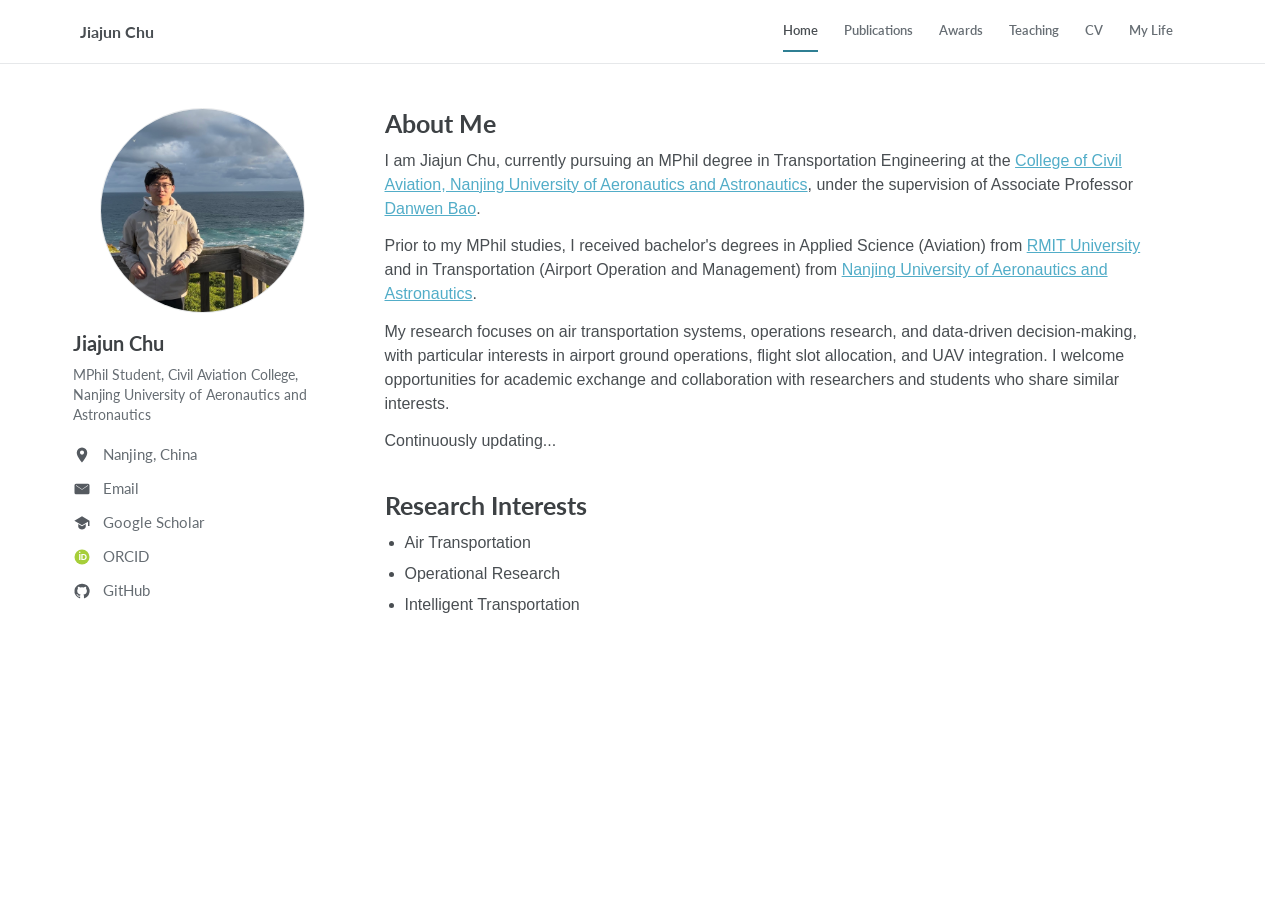
<file: index.html>
﻿<!doctype html>
<html lang="en">
<head>
  <meta charset="utf-8">
  <meta name="viewport" content="width=device-width, initial-scale=1">
  <title>Jiajun Chu | Academic Homepage</title>
  <meta name="description" content="Personal academic homepage for Jiajun Chu.">
  <link rel="icon" href="assets/img/site-logo.png" type="image/png">
  <link rel="stylesheet" href="assets/css/style.css">
</head>
<body>
  <header class="site-header">
    <a class="site-title" href="index.html">Jiajun Chu</a>
    <button class="nav-toggle" type="button" aria-expanded="false" aria-controls="site-nav" aria-label="Toggle navigation">
      <span></span>
      <span></span>
      <span></span>
    </button>
    <nav class="site-nav" id="site-nav" aria-label="Main navigation">
      <a class="active" href="index.html">Home</a>
      <a href="publications.html">Publications</a>
      <a href="research.html">Awards</a>
      <a href="teaching.html">Teaching</a>
      <a href="cv.html">CV</a>
      <a href="posts.html">My Life</a>
    </nav>  </header>

  <main class="page-shell">
    <aside class="profile-card" aria-label="Profile">
      <img class="profile-photo" src="assets/img/avatar.jpg" alt="Portrait of Jiajun Chu">
      <h1>Jiajun Chu</h1>
      <p class="profile-title">MPhil Student, Civil Aviation College,<br>Nanjing University of Aeronautics and Astronautics</p>
      <ul class="profile-links">
        <li><span class="profile-link"><img src="assets/img/icon-earth.svg" alt="" aria-hidden="true"><span>Nanjing, China</span></span></li>
        <li><a class="profile-link" href="mailto:harrychujiajun@gmail.com"><img src="assets/img/icon-email.svg" alt="" aria-hidden="true"><span>Email</span></a></li>
        <li><a class="profile-link" href="https://scholar.google.com/citations?user=JNU3ANsAAAAJ&amp;hl=en"><img src="assets/img/icon-scholar.svg" alt="" aria-hidden="true"><span>Google Scholar</span></a></li>
        <li><a class="profile-link" href="https://orcid.org/0009-0005-9483-2338"><img src="assets/img/icon-orcid.svg" alt="" aria-hidden="true"><span>ORCID</span></a></li>
        <li><a class="profile-link" href="https://github.com/HarryChoo" aria-label="GitHub profile"><img src="assets/img/icon-github.svg" alt="" aria-hidden="true"><span>GitHub</span></a></li>
      </ul>
    </aside>

    <section class="content">
      <section class="section-block">
        <h2>About Me</h2>
        <p>
          I am Jiajun Chu, currently pursuing an MPhil degree in Transportation Engineering at the <a class="about-link" href="https://cca.nuaa.edu.cn/">College of Civil Aviation, Nanjing University of Aeronautics and Astronautics</a>, under the supervision of Associate Professor <a class="about-link" href="https://cca.nuaa.edu.cn/2021/0910/c15644a261038/page.htm">Danwen Bao</a>.
        </p>
        <p>
          Prior to my MPhil studies, I received bachelor's degrees in Applied Science (Aviation) from <a class="about-link" href="https://www.rmit.edu.au/">RMIT University</a> and in Transportation (Airport Operation and Management) from <a class="about-link" href="https://en.nuaa.edu.cn/">Nanjing University of Aeronautics and Astronautics</a>.
        </p>
        <p>
          My research focuses on air transportation systems, operations research, and data-driven decision-making, with particular interests in airport ground operations, flight slot allocation, and UAV integration. I welcome opportunities for academic exchange and collaboration with researchers and students who share similar interests.
        </p>
        <p>Continuously updating...</p>
      </section>

      <section class="section-block">
        <h2>Research Interests</h2>
        <ul class="compact-list">
          <li>Air Transportation</li>
          <li>Operational Research</li>
          <li>Intelligent Transportation</li>
        </ul>
      </section>

    </section>
  </main>

  <script src="assets/js/main.js"></script>
</body>
</html>
</file>
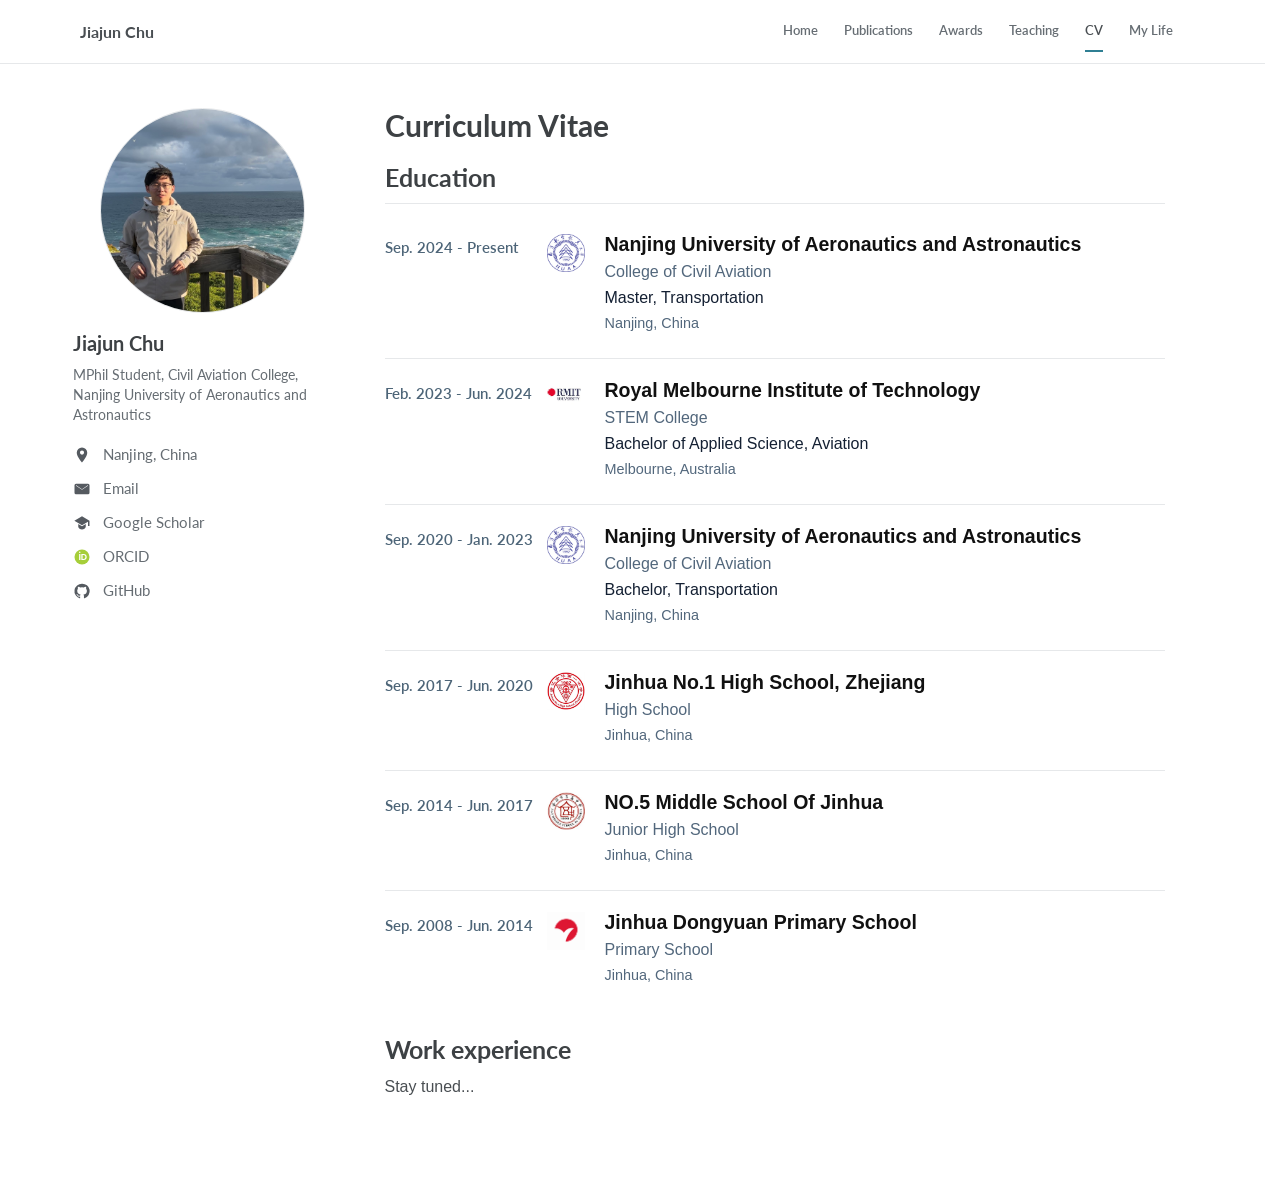
<file: cv.html>
﻿<!doctype html>
<html lang="en">
<head>
  <meta charset="utf-8">
  <meta name="viewport" content="width=device-width, initial-scale=1">
  <title>CV | Jiajun Chu</title>
  <meta name="description" content="Curriculum vitae for Jiajun Chu.">
  <link rel="icon" href="assets/img/site-logo.png" type="image/png">
  <link rel="stylesheet" href="assets/css/style.css">
</head>
<body>
  <header class="site-header">
    <a class="site-title" href="index.html">Jiajun Chu</a>
    <button class="nav-toggle" type="button" aria-expanded="false" aria-controls="site-nav" aria-label="Toggle navigation"><span></span><span></span><span></span></button>
    <nav class="site-nav" id="site-nav" aria-label="Main navigation">
      <a href="index.html">Home</a>
      <a href="publications.html">Publications</a>
      <a href="research.html">Awards</a>
      <a href="teaching.html">Teaching</a>
      <a class="active" href="cv.html">CV</a>
      <a href="posts.html">My Life</a>
    </nav>  </header>

  <main class="page-shell">
    <aside class="profile-card" aria-label="Profile">
      <img class="profile-photo" src="assets/img/avatar.jpg" alt="Portrait of Jiajun Chu">
      <h1>Jiajun Chu</h1>
      <p class="profile-title">MPhil Student, Civil Aviation College,<br>Nanjing University of Aeronautics and Astronautics</p>
      <ul class="profile-links">
        <li><span class="profile-link"><img src="assets/img/icon-earth.svg" alt="" aria-hidden="true"><span>Nanjing, China</span></span></li>
        <li><a class="profile-link" href="mailto:harrychujiajun@gmail.com"><img src="assets/img/icon-email.svg" alt="" aria-hidden="true"><span>Email</span></a></li>
        <li><a class="profile-link" href="https://scholar.google.com/citations?user=JNU3ANsAAAAJ&amp;hl=en"><img src="assets/img/icon-scholar.svg" alt="" aria-hidden="true"><span>Google Scholar</span></a></li>
        <li><a class="profile-link" href="https://orcid.org/0009-0005-9483-2338"><img src="assets/img/icon-orcid.svg" alt="" aria-hidden="true"><span>ORCID</span></a></li>
        <li><a class="profile-link" href="https://github.com/HarryChoo"><img src="assets/img/icon-github.svg" alt="" aria-hidden="true"><span>GitHub</span></a></li>
      </ul>
    </aside>

    <section class="content">
      <div class="page-heading cv-heading">
        <h2>Curriculum Vitae</h2>
      </div>

      <section class="cv-plain-section education-section">
        <h3>Education</h3>
        <div class="education-list">
          <article class="education-item">
            <time>Sep. 2024 - Present</time>
            <div class="education-logo"><img src="assets/img/logo-nuaa.png" alt="" aria-hidden="true"></div>
            <div class="education-detail">
              <h4>Nanjing University of Aeronautics and Astronautics</h4>
              <p>College of Civil Aviation</p>
              <p>Master, Transportation</p>
              <p class="education-location">Nanjing, China</p>
            </div>
          </article>
          <article class="education-item">
            <time>Feb. 2023 - Jun. 2024</time>
            <div class="education-logo education-logo-rmit"><img src="assets/img/logo-rmit-square.jpg" alt="" aria-hidden="true"></div>
            <div class="education-detail">
              <h4>Royal Melbourne Institute of Technology</h4>
              <p>STEM College</p>
              <p>Bachelor of Applied Science, Aviation</p>
              <p class="education-location">Melbourne, Australia</p>
            </div>
          </article>
          <article class="education-item">
            <time>Sep. 2020 - Jan. 2023</time>
            <div class="education-logo"><img src="assets/img/logo-nuaa.png" alt="" aria-hidden="true"></div>
            <div class="education-detail">
              <h4>Nanjing University of Aeronautics and Astronautics</h4>
              <p>College of Civil Aviation</p>
              <p>Bachelor, Transportation</p>
              <p class="education-location">Nanjing, China</p>
            </div>
          </article>
          <article class="education-item">
            <time>Sep. 2017 - Jun. 2020</time>
            <div class="education-logo"><img src="assets/img/logo-jinhua-no1.png" alt="" aria-hidden="true"></div>
            <div class="education-detail">
              <h4>Jinhua No.1 High School, Zhejiang</h4>
              <p>High School</p>
              <p class="education-location">Jinhua, China</p>
            </div>
          </article>
          <article class="education-item">
            <time>Sep. 2014 - Jun. 2017</time>
            <div class="education-logo"><img src="assets/img/logo-jinhua-no5.png" alt="" aria-hidden="true"></div>
            <div class="education-detail">
              <h4>NO.5 Middle School Of Jinhua</h4>
              <p>Junior High School</p>
              <p class="education-location">Jinhua, China</p>
            </div>
          </article>
          <article class="education-item">
            <time>Sep. 2008 - Jun. 2014</time>
            <div class="education-logo"><img src="assets/img/logo-dongyuan-primary.png" alt="" aria-hidden="true"></div>
            <div class="education-detail">
              <h4>Jinhua Dongyuan Primary School</h4>
              <p>Primary School</p>
              <p class="education-location">Jinhua, China</p>
            </div>
          </article>
        </div>
      </section>

      <section class="cv-plain-section">
        <h3>Work experience</h3>
        <p>Stay tuned...</p>
      </section>
    </section>
  </main>

  <script src="assets/js/main.js"></script>
</body>
</html>
</file>
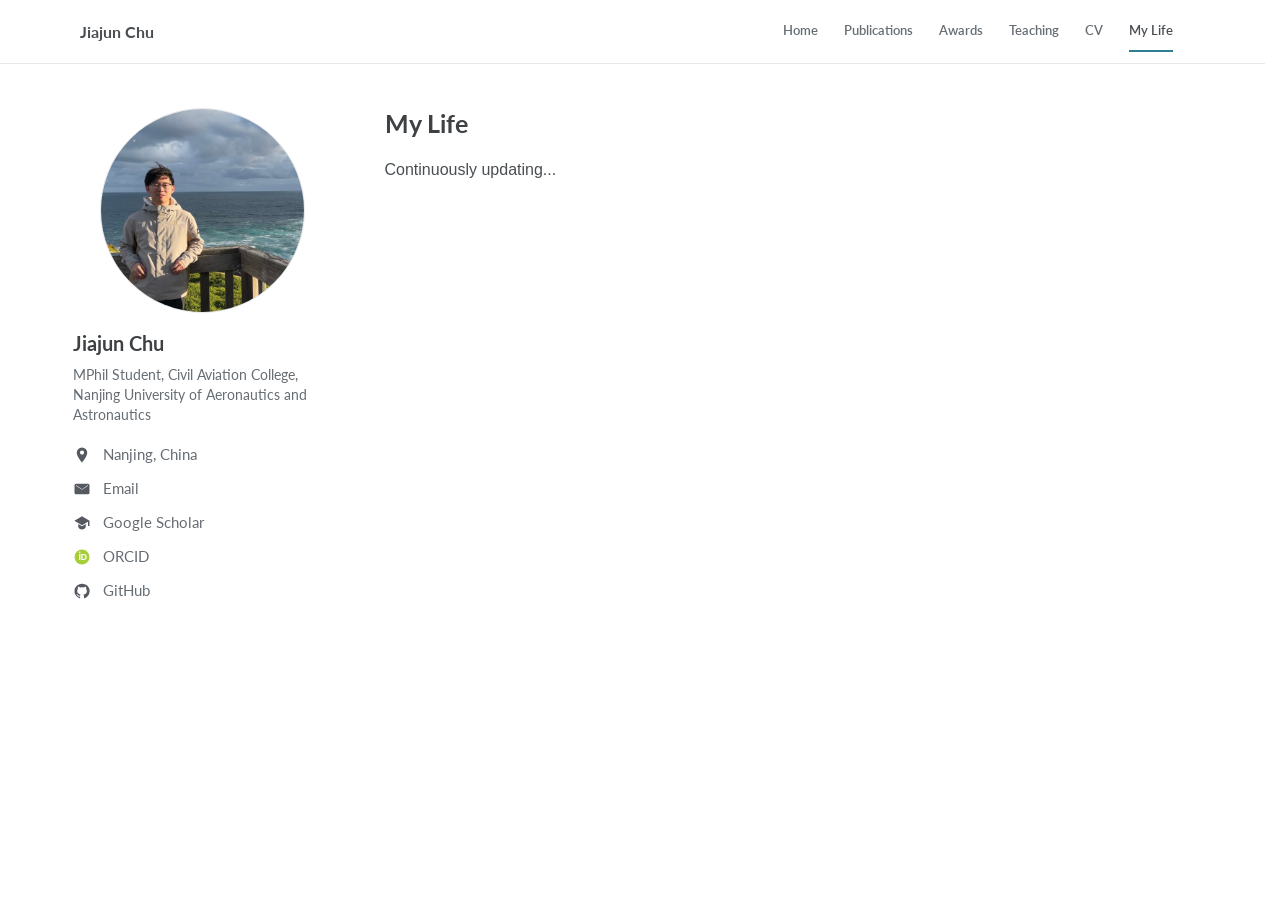
<file: posts.html>
﻿<!doctype html>
<html lang="en">
<head>
  <meta charset="utf-8">
  <meta name="viewport" content="width=device-width, initial-scale=1">
  <title>My Life | Jiajun Chu</title>
  <meta name="description" content="Life updates by Jiajun Chu.">
  <link rel="icon" href="assets/img/site-logo.png" type="image/png">
  <link rel="stylesheet" href="assets/css/style.css">
</head>
<body class="life-page">
  <header class="site-header">
    <a class="site-title" href="index.html">Jiajun Chu</a>
    <button class="nav-toggle" type="button" aria-expanded="false" aria-controls="site-nav" aria-label="Toggle navigation"><span></span><span></span><span></span></button>
    <nav class="site-nav" id="site-nav" aria-label="Main navigation">
      <a href="index.html">Home</a>
      <a href="publications.html">Publications</a>
      <a href="research.html">Awards</a>
      <a href="teaching.html">Teaching</a>
      <a href="cv.html">CV</a>
      <a class="active" href="posts.html">My Life</a>
    </nav>  </header>

  <main class="page-shell">
    <aside class="profile-card" aria-label="Profile">
      <img class="profile-photo" src="assets/img/avatar.jpg" alt="Portrait of Jiajun Chu">
      <h1>Jiajun Chu</h1>
      <p class="profile-title">MPhil Student, Civil Aviation College,<br>Nanjing University of Aeronautics and Astronautics</p>
      <ul class="profile-links">
        <li><span class="profile-link"><img src="assets/img/icon-earth.svg" alt="" aria-hidden="true"><span>Nanjing, China</span></span></li>
        <li><a class="profile-link" href="mailto:harrychujiajun@gmail.com"><img src="assets/img/icon-email.svg" alt="" aria-hidden="true"><span>Email</span></a></li>
        <li><a class="profile-link" href="https://scholar.google.com/citations?user=JNU3ANsAAAAJ&amp;hl=en"><img src="assets/img/icon-scholar.svg" alt="" aria-hidden="true"><span>Google Scholar</span></a></li>
        <li><a class="profile-link" href="https://orcid.org/0009-0005-9483-2338"><img src="assets/img/icon-orcid.svg" alt="" aria-hidden="true"><span>ORCID</span></a></li>
        <li><a class="profile-link" href="https://github.com/HarryChoo"><img src="assets/img/icon-github.svg" alt="" aria-hidden="true"><span>GitHub</span></a></li>
      </ul>
    </aside>

    <section class="content">
      <div class="page-heading">
        <h2>My Life</h2>
      </div>
      <p>Continuously updating...</p>
    </section>
  </main>

  <script src="assets/js/main.js"></script>
</body>
</html>
</file>
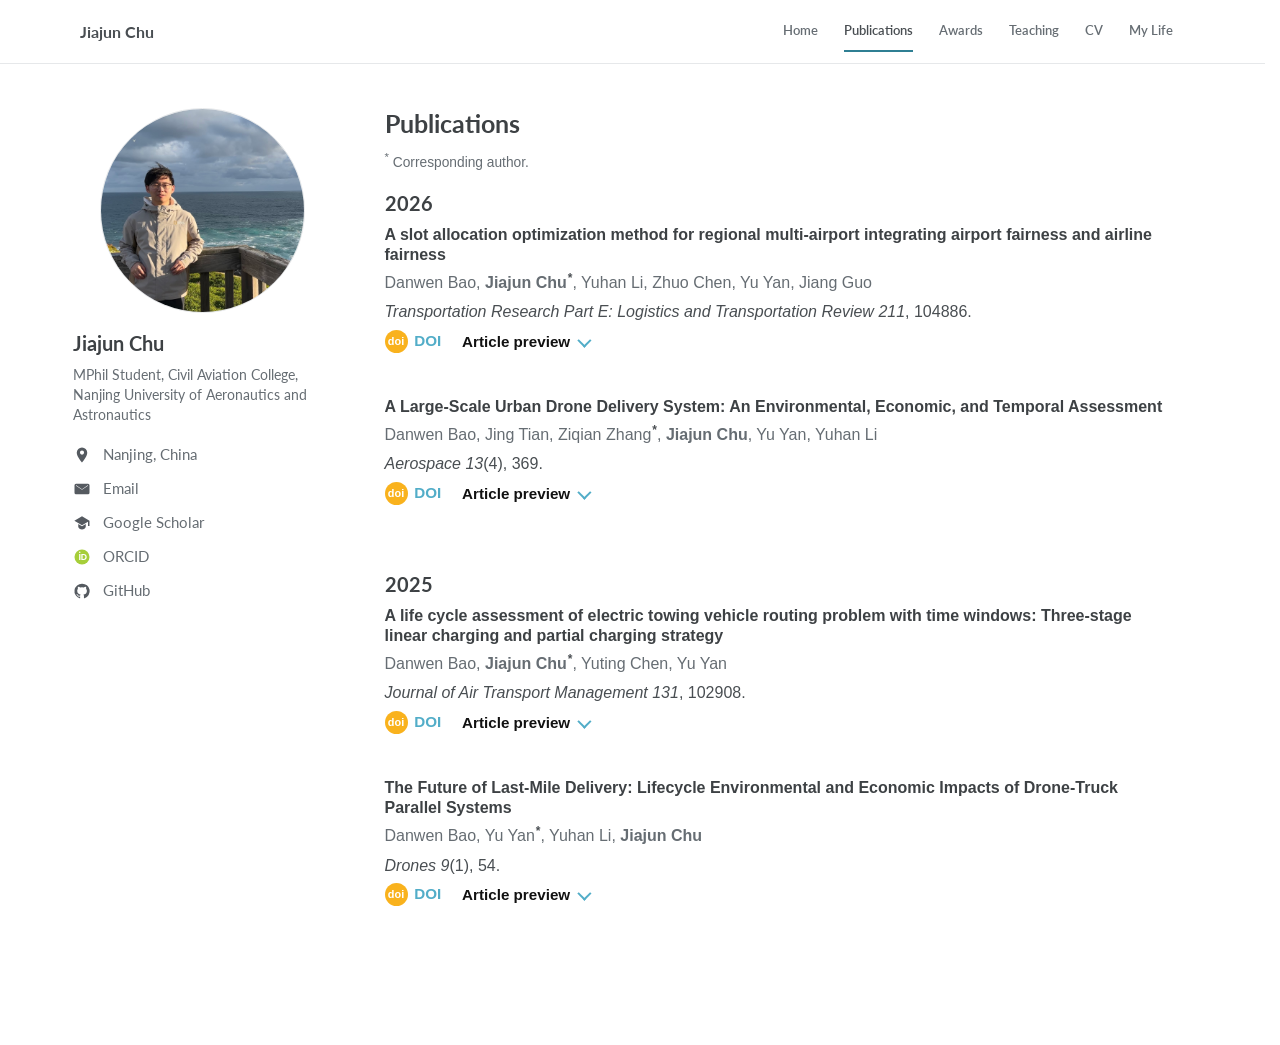
<file: publications.html>
﻿<!doctype html>
<html lang="en">
<head>
  <meta charset="utf-8">
  <meta name="viewport" content="width=device-width, initial-scale=1">
  <title>Publications | Jiajun Chu</title>
  <meta name="description" content="Publications by Jiajun Chu.">
  <link rel="icon" href="assets/img/site-logo.png" type="image/png">
  <link rel="stylesheet" href="assets/css/style.css">
</head>
<body>
  <header class="site-header">
    <a class="site-title" href="index.html">Jiajun Chu</a>
    <button class="nav-toggle" type="button" aria-expanded="false" aria-controls="site-nav" aria-label="Toggle navigation"><span></span><span></span><span></span></button>
    <nav class="site-nav" id="site-nav" aria-label="Main navigation">
      <a href="index.html">Home</a>
      <a class="active" href="publications.html">Publications</a>
      <a href="research.html">Awards</a>
      <a href="teaching.html">Teaching</a>
      <a href="cv.html">CV</a>
      <a href="posts.html">My Life</a>
    </nav>
  </header>

  <main class="page-shell">
    <aside class="profile-card" aria-label="Profile">
      <img class="profile-photo" src="assets/img/avatar.jpg" alt="Portrait of Jiajun Chu">
      <h1>Jiajun Chu</h1>
      <p class="profile-title">MPhil Student, Civil Aviation College,<br>Nanjing University of Aeronautics and Astronautics</p>
      <ul class="profile-links">
        <li><span class="profile-link"><img src="assets/img/icon-earth.svg" alt="" aria-hidden="true"><span>Nanjing, China</span></span></li>
        <li><a class="profile-link" href="mailto:harrychujiajun@gmail.com"><img src="assets/img/icon-email.svg" alt="" aria-hidden="true"><span>Email</span></a></li>
        <li><a class="profile-link" href="https://scholar.google.com/citations?user=JNU3ANsAAAAJ&amp;hl=en"><img src="assets/img/icon-scholar.svg" alt="" aria-hidden="true"><span>Google Scholar</span></a></li>
        <li><a class="profile-link" href="https://orcid.org/0009-0005-9483-2338"><img src="assets/img/icon-orcid.svg" alt="" aria-hidden="true"><span>ORCID</span></a></li>
        <li><a class="profile-link" href="https://github.com/HarryChoo"><img src="assets/img/icon-github.svg" alt="" aria-hidden="true"><span>GitHub</span></a></li>
      </ul>
    </aside>

    <section class="content">
      <div class="page-heading">
        <h2>Publications</h2>
        <p class="author-note"><sup>*</sup> Corresponding author.</p>
      </div>

      <section class="year-block">
        <h3>2026</h3>
        <article class="publication">
          <h4>A slot allocation optimization method for regional multi-airport integrating airport fairness and airline fairness</h4>
          <p class="authors">Danwen Bao, <strong>Jiajun Chu<sup class="corresponding-symbol">*</sup></strong>, Yuhan Li, Zhuo Chen, Yu Yan, Jiang Guo</p>
          <p class="venue"><em>Transportation Research Part E: Logistics and Transportation Review</em> <em>211</em>, 104886.</p>
          <div class="publication-actions">
            <a class="doi-link" href="https://doi.org/10.1016/j.tre.2026.104886"><span class="doi-badge" aria-hidden="true"></span><span>DOI</span></a>
            <details class="article-preview">
              <summary>Article preview</summary>
              <div class="abstract-panel">
                <span class="abstract-tab">Abstract</span>
                <p>Slot allocation in Multi-Airport Systems (MAS) is traditionally viewed as a two-dimensional trade-off between operational efficiency and inter-airline fairness. This perspective, however, is inadequate for managing complex regional airport networks, often leading to structural imbalances where core hubs are overburdened while regional airports remain underutilized. This paper introduces a critical third dimension: strategic airport fairness. An innovative tri-objective integer programming model is proposed, incorporating the strategic fairness among heterogeneous airports as an objective alongside minimizing total displacement and maximizing airline fairness. The framework is defined through two novel metrics: airline tolerance to capture micro-level flight satisfaction, and airport heterogeneity weights to quantify macro-level strategic priorities. Additionally, a base airline priority factor is introduced to address the influence of airline dominance. A customized bi-iterative ε-constraint algorithm is designed to generate the Pareto optimal frontier and identify the balanced solution. Through a case study on China’s Pearl River Delta airport system, results demonstrate that the proposed framework improves both airline and airport fairness with limited efficiency loss. Moreover, sensitivity analyses on airline tolerance and base airline priority provide operational guidelines, and adjusting airport heterogeneity weights can significantly mitigate congestion at hubs to foster balanced regional development. This work provides a novel decision-making framework and practical policy insights for achieving more sustainable and collaborative air traffic management in multi-airport regions.</p>
              </div>
            </details>
          </div>
        </article>
        <article class="publication">
          <h4>A Large-Scale Urban Drone Delivery System: An Environmental, Economic, and Temporal Assessment</h4>
          <p class="authors">Danwen Bao, Jing Tian, Ziqian Zhang<sup class="corresponding-symbol">*</sup>, <strong>Jiajun Chu</strong>, Yu Yan, Yuhan Li</p>
          <p class="venue"><em>Aerospace</em> <em>13</em>(4), 369.</p>
          <div class="publication-actions">
            <a class="doi-link" href="https://doi.org/10.3390/aerospace13040369"><span class="doi-badge" aria-hidden="true"></span><span>DOI</span></a>
            <details class="article-preview">
              <summary>Article preview</summary>
              <div class="abstract-panel">
                <span class="abstract-tab">Abstract</span>
                <p>Drone logistics is emerging as a key trend in future delivery systems due to its efficiency. However, current benefit assessments are often one-dimensional, focusing on single-node modes and overlooking load variations and charging processes in continuous multi-node delivery. To address this gap, this paper develops an integrated assessment framework across three dimensions: environment, economy, and time. Based on lifecycle emissions and total cost of ownership, a structured time-performance indicator, time value, is introduced. By incorporating an energy consumption model that accounts for dynamic loads and a charging model that considers charging behavior, an improved genetic algorithm is designed to optimize large-scale urban drone dispatch. Furthermore, a comparative sensitivity analysis with electric trucks quantifies the effects of market demand, charging strategy and technological progress. Results show that, under the modeled scenarios and parameter assumptions, electric trucks remain preferable in the short term, while drones demonstrate stronger long-term potential. Enterprises should align drone and truck deployment with demand and manage charging dynamically, while governments should combine initial subsidies with long-term guidance and systemic support to enable large-scale drone logistics adoption.</p>
              </div>
            </details>
          </div>
        </article>
      </section>

      <section class="year-block">
        <h3>2025</h3>
        <article class="publication">
          <h4>A life cycle assessment of electric towing vehicle routing problem with time windows: Three-stage linear charging and partial charging strategy</h4>
          <p class="authors">Danwen Bao, <strong>Jiajun Chu<sup class="corresponding-symbol">*</sup></strong>, Yuting Chen, Yu Yan</p>
          <p class="venue"><em>Journal of Air Transport Management</em> <em>131</em>, 102908.</p>
          <div class="publication-actions">
            <a class="doi-link" href="https://doi.org/10.1016/j.jairtraman.2025.102908"><span class="doi-badge" aria-hidden="true"></span><span>DOI</span></a>
            <details class="article-preview">
              <summary>Article preview</summary>
              <div class="abstract-panel">
                <span class="abstract-tab">Abstract</span>
                <p>With the increasing demand for air travel, replacing fuel-powered towing vehicles (FTVs) with electric towing vehicles (ETVs) is a proven strategy for reducing airport ground service costs. The effective deployment and operation of these ETV fleets heavily rely on sophisticated optimization models to manage their daily scheduling and charging. However, previous optimization models often overlook comprehensive life cycle assessment (LCA) and employ simplified charging assumptions, limiting their accuracy and practical applicability. This study addresses these gaps by introducing an innovative Electric Towing Vehicle Routing Problem with Time Windows considering Life Cycle (ETVRPTW-LC) model, categorizing life cycle costs into fixed, operational, and environmental costs. Furthermore, integrating a three-stage linear charging and partial charging strategy enhances model fidelity by more accurately simulating the non-linear and operational realities of ETV recharging compared to traditional linear or full-charge approaches. The Adaptive Large Neighbourhood Search (ALNS) algorithm and Simulated Annealing (SA) algorithm are applied to address local optimality. Numerical experiments, using data from Nanjing Lukou International Airport across three scenarios, demonstrate key findings: (1) ETVs achieve a 5%-10% cost advantage over FTVs when considering life cycle costs. (2) ETV costs are concentrated in pre-operation and post-operation phases, while fuel-powered costs dominate the operational phase. Additionally, sensitivity analysis evaluates the impact of key operational parameters on life cycle costs. The results provide airport managers with optimized strategies for towing operations for cost efficiency and airport decarbonization.</p>
              </div>
            </details>
          </div>
        </article>
        <article class="publication">
          <h4>The Future of Last-Mile Delivery: Lifecycle Environmental and Economic Impacts of Drone-Truck Parallel Systems</h4>
          <p class="authors">Danwen Bao, Yu Yan<sup class="corresponding-symbol">*</sup>, Yuhan Li, <strong>Jiajun Chu</strong></p>
          <p class="venue"><em>Drones</em> <em>9</em>(1), 54.</p>
          <div class="publication-actions">
            <a class="doi-link" href="https://doi.org/10.3390/drones9010054"><span class="doi-badge" aria-hidden="true"></span><span>DOI</span></a>
            <details class="article-preview">
              <summary>Article preview</summary>
              <div class="abstract-panel">
                <span class="abstract-tab">Abstract</span>
                <p>With rapid advancements in unmanned aerial vehicle (UAV) technology, its integration into logistics operations has emerged as a promising solution for improving efficiency and sustainability. Among the emerging solutions, a collaborative delivery model involving drones and trucks addresses last-mile delivery challenges by leveraging the complementary strengths of both modes of transport. However, evaluating the environmental and economic impacts of this transportation mode requires a systematic framework to capture its unique characteristics and minimize environmental impacts and costs. This paper investigates the Parallel Drone Scheduling Traveling Salesman Problem (PDSTSP) to evaluate the environmental and economic sustainability of a collaborative drone-truck delivery system. Specifically, a mathematical model for this delivery system is developed to optimize joint delivery operations. Environmental impacts are assessed using a comprehensive Life Cycle Assessment (LCA), including emissions and operational noise, while a Life Cycle Cost Analysis (LCCA) quantifies economic performance across five cost dimensions. Sensitivity analysis explores factors such as delivery density, traffic congestion, and wind conditions. Results show that, compared to the electric vehicle fleet, the proposed model achieves an approximate 20% reduction in carbon emissions, while delivering a 20-30% cost reduction relative to the fuel truck fleet. Drones&apos; efficiency in short-distance deliveries alleviates trucks&apos; load, cutting environmental and operational costs. This study offers practical insights and recommendations for implementing drone-truck parallel delivery systems, particularly in high-demand density areas.</p>
              </div>
            </details>
          </div>
        </article>
      </section>
    </section>
  </main>

  <script src="assets/js/main.js"></script>
</body>
</html>
</file>
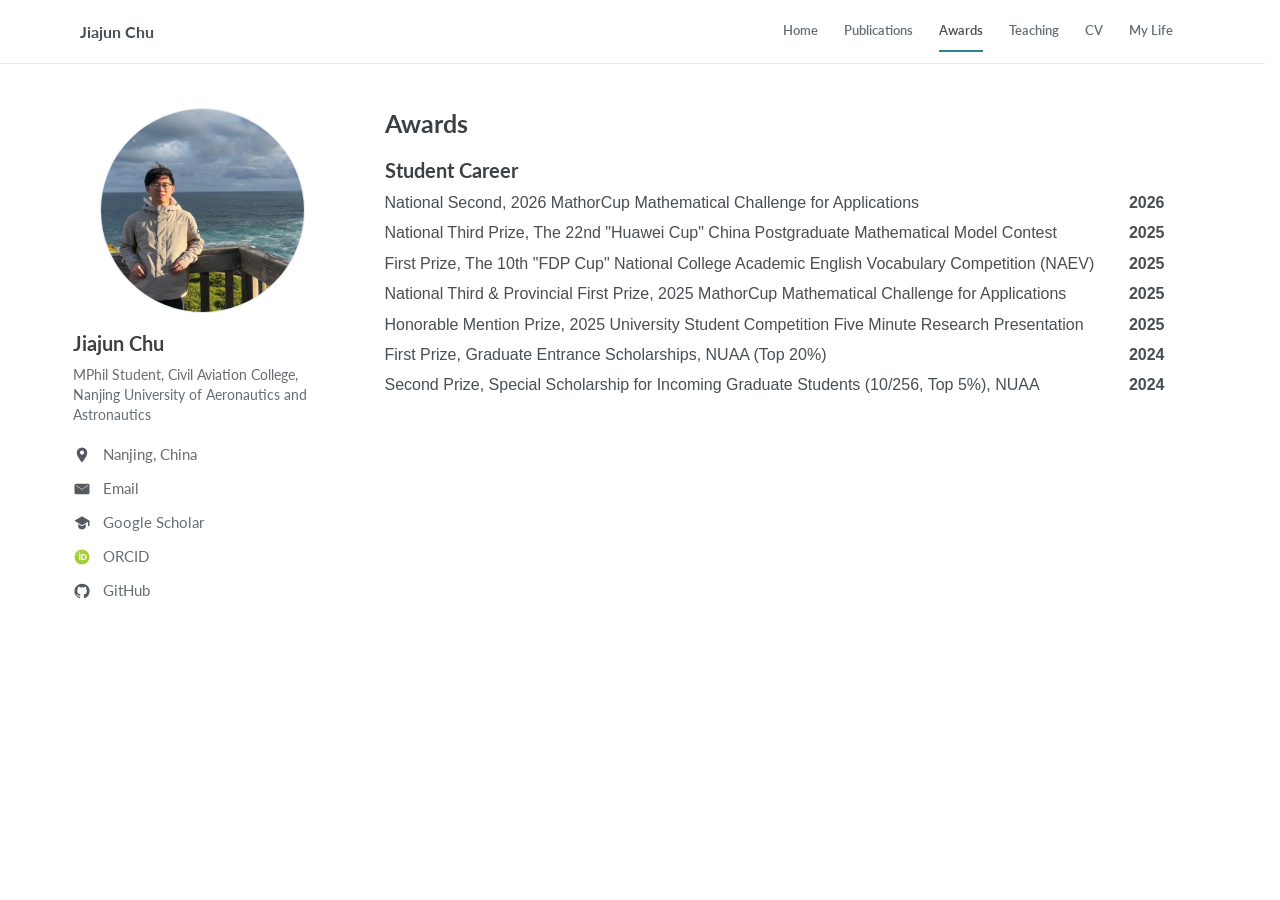
<file: research.html>
﻿<!doctype html>
<html lang="en">
<head>
  <meta charset="utf-8">
  <meta name="viewport" content="width=device-width, initial-scale=1">
  <title>Awards | Jiajun Chu</title>
  <meta name="description" content="Awards and honors received by Jiajun Chu.">
  <link rel="icon" href="assets/img/site-logo.png" type="image/png">
  <link rel="stylesheet" href="assets/css/style.css">
</head>
<body class="awards-page">
  <header class="site-header">
    <a class="site-title" href="index.html">Jiajun Chu</a>
    <button class="nav-toggle" type="button" aria-expanded="false" aria-controls="site-nav" aria-label="Toggle navigation"><span></span><span></span><span></span></button>
    <nav class="site-nav" id="site-nav" aria-label="Main navigation">
      <a href="index.html">Home</a>
      <a href="publications.html">Publications</a>
      <a class="active" href="research.html">Awards</a>
      <a href="teaching.html">Teaching</a>
      <a href="cv.html">CV</a>
      <a href="posts.html">My Life</a>
    </nav>  </header>

  <main class="page-shell">
    <aside class="profile-card" aria-label="Profile">
      <img class="profile-photo" src="assets/img/avatar.jpg" alt="Portrait of Jiajun Chu">
      <h1>Jiajun Chu</h1>
      <p class="profile-title">MPhil Student, Civil Aviation College,<br>Nanjing University of Aeronautics and Astronautics</p>
      <ul class="profile-links">
        <li><span class="profile-link"><img src="assets/img/icon-earth.svg" alt="" aria-hidden="true"><span>Nanjing, China</span></span></li>
        <li><a class="profile-link" href="mailto:harrychujiajun@gmail.com"><img src="assets/img/icon-email.svg" alt="" aria-hidden="true"><span>Email</span></a></li>
        <li><a class="profile-link" href="https://scholar.google.com/citations?user=JNU3ANsAAAAJ&amp;hl=en"><img src="assets/img/icon-scholar.svg" alt="" aria-hidden="true"><span>Google Scholar</span></a></li>
        <li><a class="profile-link" href="https://orcid.org/0009-0005-9483-2338"><img src="assets/img/icon-orcid.svg" alt="" aria-hidden="true"><span>ORCID</span></a></li>
        <li><a class="profile-link" href="https://github.com/HarryChoo"><img src="assets/img/icon-github.svg" alt="" aria-hidden="true"><span>GitHub</span></a></li>
      </ul>
    </aside>

    <section class="content">
      <div class="page-heading">
        <h2>Awards</h2>
      </div>

      <section class="award-section">
        <h3>Student Career</h3>
        <div class="award-list">
          <article class="award-item">
            <p>National Second, 2026 MathorCup Mathematical Challenge for Applications</p>
            <span>2026</span>
          </article>
          <article class="award-item">
            <p>National Third Prize, The 22nd &quot;Huawei Cup&quot; China Postgraduate Mathematical Model Contest</p>
            <span>2025</span>
          </article>
          <article class="award-item">
            <p>First Prize, The 10th &quot;FDP Cup&quot; National College Academic English Vocabulary Competition (NAEV)</p>
            <span>2025</span>
          </article>
          <article class="award-item">
            <p>National Third &amp; Provincial First Prize, 2025 MathorCup Mathematical Challenge for Applications</p>
            <span>2025</span>
          </article>
          <article class="award-item">
            <p>Honorable Mention Prize, 2025 University Student Competition Five Minute Research Presentation</p>
            <span>2025</span>
          </article>
          <article class="award-item">
            <p>First Prize, Graduate Entrance Scholarships, NUAA (Top 20%)</p>
            <span>2024</span>
          </article>
          <article class="award-item">
            <p>Second Prize, Special Scholarship for Incoming Graduate Students (10/256, Top 5%), NUAA</p>
            <span>2024</span>
          </article>
        </div>
      </section>

      <article class="project">
        <h3>Air Transportation</h3>
        <p>
          Studying operational problems in air transportation systems, with attention to airport capacity, slot allocation, airline operations, and regional multi-airport coordination.
        </p>
      </article>

      <article class="project">
        <h3>Operational Research</h3>
        <p>
          Applying optimization, mathematical programming, and decision analysis to transportation planning and resource allocation problems.
        </p>
      </article>

      <article class="project">
        <h3>Intelligent Transportation</h3>
        <p>
          Exploring data-driven and intelligent methods for improving transportation system efficiency, sustainability, and operational resilience.
        </p>
      </article>
    </section>
  </main>

  <script src="assets/js/main.js"></script>
</body>
</html>
</file>
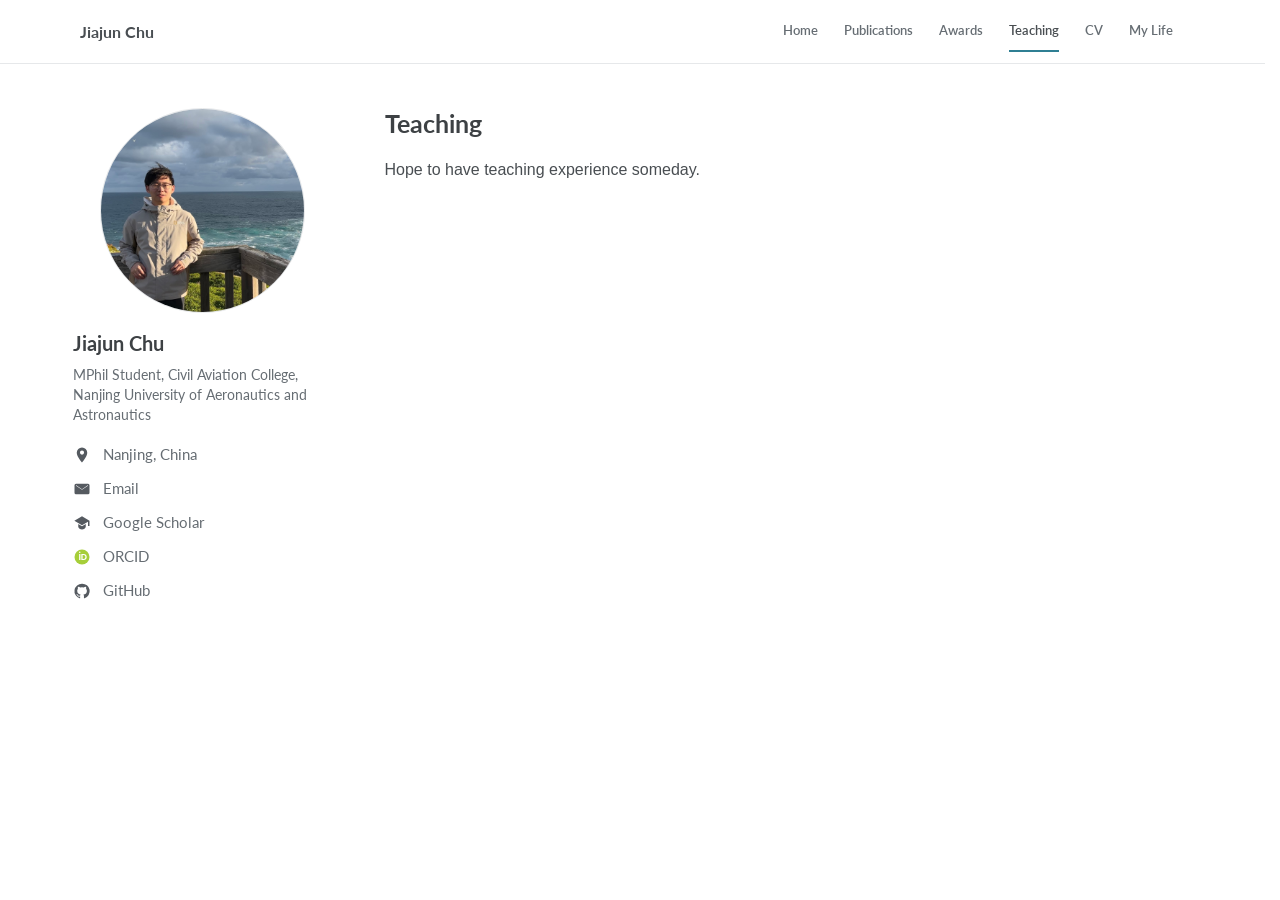
<file: teaching.html>
﻿<!doctype html>
<html lang="en">
<head>
  <meta charset="utf-8">
  <meta name="viewport" content="width=device-width, initial-scale=1">
  <title>Teaching | Jiajun Chu</title>
  <meta name="description" content="Teaching by Jiajun Chu.">
  <link rel="icon" href="assets/img/site-logo.png" type="image/png">
  <link rel="stylesheet" href="assets/css/style.css">
</head>
<body class="teaching-page">
  <header class="site-header">
    <a class="site-title" href="index.html">Jiajun Chu</a>
    <button class="nav-toggle" type="button" aria-expanded="false" aria-controls="site-nav" aria-label="Toggle navigation"><span></span><span></span><span></span></button>
    <nav class="site-nav" id="site-nav" aria-label="Main navigation">
      <a href="index.html">Home</a>
      <a href="publications.html">Publications</a>
      <a href="research.html">Awards</a>
      <a class="active" href="teaching.html">Teaching</a>
      <a href="cv.html">CV</a>
      <a href="posts.html">My Life</a>
    </nav>  </header>

  <main class="page-shell">
    <aside class="profile-card" aria-label="Profile">
      <img class="profile-photo" src="assets/img/avatar.jpg" alt="Portrait of Jiajun Chu">
      <h1>Jiajun Chu</h1>
      <p class="profile-title">MPhil Student, Civil Aviation College,<br>Nanjing University of Aeronautics and Astronautics</p>
      <ul class="profile-links">
        <li><span class="profile-link"><img src="assets/img/icon-earth.svg" alt="" aria-hidden="true"><span>Nanjing, China</span></span></li>
        <li><a class="profile-link" href="mailto:harrychujiajun@gmail.com"><img src="assets/img/icon-email.svg" alt="" aria-hidden="true"><span>Email</span></a></li>
        <li><a class="profile-link" href="https://scholar.google.com/citations?user=JNU3ANsAAAAJ&amp;hl=en"><img src="assets/img/icon-scholar.svg" alt="" aria-hidden="true"><span>Google Scholar</span></a></li>
        <li><a class="profile-link" href="https://orcid.org/0009-0005-9483-2338"><img src="assets/img/icon-orcid.svg" alt="" aria-hidden="true"><span>ORCID</span></a></li>
        <li><a class="profile-link" href="https://github.com/HarryChoo"><img src="assets/img/icon-github.svg" alt="" aria-hidden="true"><span>GitHub</span></a></li>
      </ul>
    </aside>

    <section class="content">
      <div class="page-heading">
        <h2>Teaching</h2>
      </div>

      <p>Hope to have teaching experience someday.</p>
    </section>
  </main>

  <script src="assets/js/main.js"></script>
</body>
</html>
</file>
<file: assets/css/style.css>
@import url("https://fonts.googleapis.com/css2?family=Lato:wght@400;700;900&display=swap");

:root {
  --bg: #ffffff;
  --surface: #f2f3f3;
  --ink: #494e52;
  --heading: #3d4144;
  --muted: #666d73;
  --line: #e6e8ea;
  --accent: #2f7f93;
  --accent-dark: #236b7d;
  --link: #52adc8;
  --visited: #4a88a0;
  --max-width: 1120px;
  --sidebar: 260px;
  --header-height: 64px;
  --page-top-gap: 44px;
  --original-font: -apple-system, BlinkMacSystemFont, "Roboto", "Helvetica Neue", Arial, sans-serif;
}

* {
  box-sizing: border-box;
}

html {
  font-size: 16px;
  overflow-y: scroll;
  scrollbar-gutter: stable;
  interpolate-size: allow-keywords;
}

body {
  margin: 0;
  background: var(--bg);
  color: var(--ink);
  font-family: "Lato", var(--original-font);
  font-size: 1rem;
  line-height: 1.5;
  -webkit-font-smoothing: antialiased;
  text-rendering: optimizeLegibility;
}

a {
  color: var(--link);
  text-decoration: none;
}

a:visited {
  color: var(--visited);
}

a:hover,
a:focus {
  color: var(--accent-dark);
  text-decoration: underline;
}

.about-link,
.about-link:visited,
.about-link:hover,
.about-link:focus {
  color: var(--link);
  text-decoration: underline;
}

.site-header {
  position: sticky;
  top: 0;
  z-index: 10;
  display: flex;
  align-items: center;
  justify-content: space-between;
  min-height: var(--header-height);
  padding: 0 max(24px, calc((100vw - var(--max-width)) / 2));
  border-bottom: 1px solid var(--line);
  background: rgba(255, 255, 255, 0.96);
  backdrop-filter: blur(8px);
}

.site-title {
  color: var(--ink);
  font-size: 1rem;
  font-weight: 700;
  letter-spacing: 0;
}

.site-title:visited {
  color: var(--ink);
}

.site-nav {
  display: flex;
  gap: 2px;
  align-items: center;
  margin-left: auto;
}

.site-nav a {
  position: relative;
  display: inline-flex;
  align-items: center;
  min-height: 40px;
  padding: 0 12px;
  border-bottom: 2px solid transparent;
  color: var(--muted);
  font-size: 0.84rem;
  font-weight: 600;
  transition: color 220ms ease;
}

.site-nav a::after {
  content: "";
  position: absolute;
  right: 12px;
  bottom: -2px;
  left: 12px;
  height: 2px;
  background: var(--accent);
  transform: scaleX(0);
  transform-origin: center;
  transition: transform 260ms ease, background-color 260ms ease;
}

.site-nav a:hover,
.site-nav a:focus,
.site-nav a.active {
  color: var(--ink);
  text-decoration: none;
}

.site-nav a:hover::after,
.site-nav a:focus::after,
.site-nav a.active::after {
  transform: scaleX(1);
}

.nav-toggle {
  display: none;
  width: 42px;
  height: 42px;
  border: 1px solid var(--line);
  border-radius: 6px;
  background: #ffffff;
  cursor: pointer;
}

.nav-toggle span {
  display: block;
  width: 18px;
  height: 2px;
  margin: 4px auto;
  background: var(--ink);
}

.page-shell {
  display: grid;
  grid-template-columns: var(--sidebar) minmax(0, 1fr);
  gap: 52px;
  width: min(var(--max-width), calc(100% - 48px));
  margin: var(--page-top-gap) auto 72px;
}

.section-block p,
.compact-list,
.author-note,
.publication,
.award-list,
.teaching-page .content > p,
.education-detail,
.cv-plain-section > p,
.life-page .content > p {
  font-family: var(--original-font);
}

.profile-card {
  align-self: start;
  position: sticky;
  top: calc(var(--header-height) + var(--page-top-gap));
  color: var(--muted);
  font-size: 0.86rem;
  line-height: 1.45;
}

.profile-photo {
  display: block;
  width: 205px;
  height: 205px;
  max-width: 100%;
  margin: 0 auto 18px;
  border-radius: 50%;
  border: 1px solid var(--line);
  background: var(--surface);
  object-fit: cover;
}

.profile-card h1 {
  margin: 0 0 10px;
  color: var(--heading);
  font-size: 1.25rem;
  font-weight: 700;
  line-height: 1.2;
}

.profile-title,
.profile-bio {
  margin: 0 0 14px;
}

.profile-links {
  display: grid;
  gap: 8px;
  margin: 18px 0 0;
  padding: 0;
  list-style: none;
}

.profile-link {
  display: inline-flex;
  align-items: center;
  gap: 12px;
  min-height: 24px;
  color: var(--muted);
  font-size: 0.94rem;
  font-weight: 400;
}

.profile-link:visited {
  color: var(--muted);
}

.profile-link:hover,
.profile-link:focus {
  color: var(--link);
  text-decoration: none;
}

.profile-link img {
  width: 18px;
  height: 18px;
  flex: 0 0 18px;
}

.content {
  min-width: 0;
  max-width: 780px;
  animation: content-fade-up 300ms ease-out both;
}

@keyframes content-fade-up {
  from {
    opacity: 0;
    transform: translateY(8px);
  }

  to {
    opacity: 1;
    transform: translateY(0);
  }
}

.section-block,
.year-block,
.cv-section {
  padding-bottom: 0.35rem;
  margin-bottom: 1.1rem;
  border-bottom: 0;
}

.section-block:last-child,
.year-block:last-child,
.cv-section:last-child {
  border-bottom: 0;
}

.page-heading {
  padding-bottom: 0;
  margin-bottom: 1.15rem;
  border-bottom: 0;
}

.page-heading-row {
  display: flex;
  gap: 20px;
  align-items: flex-start;
  justify-content: space-between;
}

h2,
h3,
h4 {
  color: var(--heading);
  line-height: 1.25;
}

h2 {
  margin: 0 0 0.38em;
  font-size: 1.56rem;
  font-weight: 700;
}

h3 {
  margin: 0 0 0.42em;
  font-size: 1.25rem;
  font-weight: 700;
}

h4 {
  margin: 0 0 0.28em;
  font-size: 1rem;
  font-weight: 700;
}

p {
  margin: 0 0 0.85em;
}

.compact-list {
  margin: 0 0 1.3em;
  padding-left: 20px;
}

.compact-list li {
  margin-bottom: 0.45em;
}

.news-list article,
.publication,
.project,
.post-preview {
  padding-bottom: 0.55rem;
  margin-bottom: 1.2rem;
  border-bottom: 0;
}

.news-list article:last-child,
.publication:last-child,
.project:last-child,
.post-preview:last-child {
  border-bottom: 0;
}

time,
.timeline-year {
  color: var(--muted);
  font-size: 0.82rem;
  font-weight: 700;
}

.authors {
  color: var(--muted);
}

.publication {
  padding-bottom: 1.15rem;
  margin-bottom: 1.55rem;
}

.publication h4 {
  margin-bottom: 0.24rem;
}

.publication .authors,
.publication .venue {
  margin-bottom: 0.34rem;
}

.publication-actions {
  --publication-action-gap: 1.6rem;
  display: grid;
  grid-template-columns: 52px minmax(0, 1fr);
  column-gap: var(--publication-action-gap);
  row-gap: 0;
  align-items: start;
  margin-top: 0.18rem;
}

.doi-link {
  display: inline-flex;
  align-items: center;
  gap: 0.42rem;
  color: var(--link);
  font-size: 0.95rem;
  font-weight: 600;
  line-height: 1.2;
}

.doi-link:visited {
  color: var(--link);
}

.doi-link:hover,
.doi-link:focus {
  color: var(--accent-dark);
  text-decoration: none;
}

.doi-badge {
  display: inline-flex;
  align-items: center;
  justify-content: center;
  flex: 0 0 23px;
  width: 23px;
  height: 23px;
  border-radius: 50%;
  background-image: none;
  background: #f9b21d;
  color: #ffffff;
  font-family: Arial, Helvetica, sans-serif;
  font-size: 0;
  font-weight: 800;
  letter-spacing: 0;
  line-height: 1;
  overflow: hidden;
  text-decoration: none;
  text-transform: lowercase;
}

.doi-badge::before {
  content: "doi";
  font-size: 0.68rem;
}

.article-preview {
  grid-column: 2;
  grid-row: 1;
  min-width: 0;
}

.article-preview summary {
  position: relative;
  display: inline-flex;
  align-items: center;
  appearance: none;
  -webkit-appearance: none;
  gap: 0.48rem;
  border-bottom: 2px solid transparent;
  color: #111111;
  cursor: pointer;
  font-size: 0.95rem;
  font-weight: 600;
  line-height: 1.3;
  list-style: none;
  list-style-image: none;
  list-style-type: none;
}

.article-preview summary::-webkit-details-marker {
  display: none;
}

.article-preview summary::marker {
  content: none;
  font-size: 0;
}

.article-preview summary::before {
  content: "";
  position: absolute;
  right: calc(8px + 0.48rem);
  bottom: -2px;
  left: 0;
  height: 2px;
  background: #e36c0a;
  transform: scaleX(0);
  transform-origin: center;
  transition: transform 250ms ease;
}

.article-preview summary::after {
  content: "";
  width: 8px;
  height: 8px;
  border-right: 2px solid var(--link);
  border-bottom: 2px solid var(--link);
  transform: rotate(45deg) translateY(-2px);
}

.article-preview summary:hover,
.article-preview summary:focus,
.article-preview[open] summary {
  outline: 0;
}

.article-preview summary:hover::before,
.article-preview summary:focus::before,
.article-preview[open] summary::before {
  transform: scaleX(1);
}

.abstract-panel {
  box-sizing: border-box;
  width: calc(100% + 52px + var(--publication-action-gap));
  max-height: 0;
  margin-left: calc(-52px - var(--publication-action-gap));
  margin-top: 0;
  padding: 0;
  overflow: hidden;
  border-top: 0;
  background: #ffffff;
  opacity: 0;
  scrollbar-gutter: stable;
  transform: translateY(-4px);
  transition: max-height 300ms ease, opacity 200ms ease, transform 240ms ease, margin-top 240ms ease, padding 240ms ease;
}

.article-preview[open]:not(.is-closing):not(.is-opening) .abstract-panel {
  max-height: 360px;
  margin-top: 0.8rem;
  padding: 12px 16px;
  overflow-x: hidden;
  overflow-y: auto;
  opacity: 1;
  transform: translateY(0);
}

.article-preview.is-closing .abstract-panel {
  max-height: 0;
  margin-top: 0;
  padding-top: 0;
  padding-bottom: 0;
  overflow: hidden;
  opacity: 0;
  transform: translateY(-4px);
}

.article-preview.is-opening .abstract-panel {
  max-height: 0;
  margin-top: 0;
  padding-top: 0;
  padding-bottom: 0;
  overflow: hidden;
  opacity: 0;
  transform: translateY(-4px);
}

.abstract-tab {
  display: block;
  position: relative;
  margin: 0 0 0.75rem;
  padding: 0 1.3rem 0.42rem;
  border-bottom: 1px solid #c9cfd5;
  color: #111111;
  font-weight: 500;
}

.abstract-tab::after {
  content: "";
  position: absolute;
  bottom: -2px;
  left: 0;
  width: 112px;
  height: 4px;
  background: #222222;
}

.abstract-panel p {
  margin: 0;
  color: var(--ink);
  font-size: 0.98rem;
  line-height: 1.62;
  overflow-wrap: break-word;
  white-space: normal;
}

.author-note {
  color: var(--muted);
  font-size: 0.86rem;
}

.corresponding-symbol {
  color: var(--ink);
  font-size: 0.75em;
  font-weight: 700;
  margin-left: 1px;
  vertical-align: super;
}

.button-row,
.tag-line {
  display: flex;
  flex-wrap: wrap;
  gap: 8px;
  align-items: center;
}

.text-button,
.primary-button,
.tag-line span {
  display: inline-flex;
  align-items: center;
  min-height: 34px;
  padding: 5px 10px;
  border: 1px solid var(--line);
  border-radius: 6px;
  background: #ffffff;
  color: var(--link);
  font-size: 0.82rem;
  font-weight: 700;
}

.text-button:visited,
.primary-button:visited {
  color: var(--link);
}

.text-button:hover,
.text-button:focus,
.primary-button:hover,
.primary-button:focus {
  border-color: var(--accent);
  color: var(--accent-dark);
  text-decoration: none;
}

.primary-button {
  flex: 0 0 auto;
  background: var(--accent);
  border-color: var(--accent);
  color: #ffffff;
}

.primary-button:visited,
.primary-button:hover,
.primary-button:focus {
  color: #ffffff;
}

.tag-line span {
  color: var(--muted);
  font-weight: 600;
}

.timeline-item {
  display: grid;
  grid-template-columns: 86px minmax(0, 1fr);
  gap: 18px;
  padding-bottom: 22px;
  margin-bottom: 22px;
  border-bottom: 0;
}

.timeline-item:last-child {
  border-bottom: 0;
}

.post-preview h3 a {
  color: var(--ink);
}

.cv-heading {
  align-items: center;
}

.cv-heading h2 {
  margin-bottom: 0;
  font-size: 1.85rem;
}

.cv-plain-section {
  margin-bottom: 1.3rem;
}

.cv-plain-section h3 {
  margin-bottom: 0.55rem;
  font-size: 1.55rem;
}

.cv-list {
  margin: 0;
  padding-left: 1.45rem;
}

.cv-list li {
  margin-bottom: 0.45rem;
  padding-left: 0.1rem;
  font-size: 1rem;
}

.education-section {
  margin-bottom: 1.6rem;
}

.education-section h3 {
  padding-bottom: 0.55rem;
  border-bottom: 1px solid var(--line);
}

.education-list {
  display: grid;
}

.education-item {
  display: grid;
  grid-template-columns: 150px 46px minmax(0, 1fr);
  gap: 12px;
  padding: 1.25rem 0;
  border-bottom: 1px solid var(--line);
}

.education-item:last-child {
  border-bottom: 0;
}

.education-item time {
  padding-top: 0.2rem;
  color: #4d6578;
  font-size: 0.92rem;
  font-weight: 600;
}

.education-logo {
  display: inline-flex;
  align-items: center;
  justify-content: center;
  width: 38px;
  height: 38px;
  margin-top: 0.05rem;
  border-radius: 0;
  border: 0;
  color: #58677a;
  font-size: 0.52rem;
  font-weight: 800;
  line-height: 1;
}

.education-logo img {
  display: block;
  max-width: 100%;
  max-height: 100%;
  object-fit: contain;
}

.education-logo-rmit {
  align-self: start;
  width: 34px;
  height: 34px;
  margin-top: 0;
}

.education-logo-rmit img {
  width: 100%;
  height: 100%;
  object-fit: contain;
}

.education-logo-fallback {
  border-radius: 50%;
  border: 1px solid #c9d2de;
  background: #ffffff;
  font-size: 0.7rem;
}

.education-detail h4 {
  margin: 0 0 0.34rem;
  color: #111111;
  font-size: 1.22rem;
  font-weight: 700;
  line-height: 1.22;
}

.education-detail p {
  margin: 0 0 0.36rem;
  color: #142033;
  line-height: 1.26;
}

.education-detail p:first-of-type,
.education-detail p:last-child {
  color: #52677c;
}

.education-detail .education-location {
  color: #6c7c89;
  font-size: 0.9rem;
}

.awards-page .project {
  display: none;
}

.award-section {
  padding-bottom: 1.75rem;
}

.award-list {
  display: grid;
  gap: 0.4rem;
}

.award-item {
  display: grid;
  grid-template-columns: minmax(0, 1fr) auto;
  gap: 24px;
  align-items: baseline;
}

.award-item p {
  margin: 0;
}

.award-item span {
  color: var(--ink);
  font-weight: 700;
  white-space: nowrap;
}

.teaching-page .timeline-item,
.life-page .post-preview {
  display: none;
}

@media (max-width: 820px) {
  .site-header {
    align-items: center;
    min-height: 60px;
    padding: 9px 18px;
  }

  .site-title {
    margin-right: auto;
  }

  .nav-toggle {
    display: block;
    order: 3;
  }

  .site-nav {
    display: none;
    position: absolute;
    top: 60px;
    left: 0;
    right: 0;
    flex-direction: column;
    align-items: stretch;
    padding: 8px 18px 14px;
    border-bottom: 1px solid var(--line);
    background: #ffffff;
  }

  .site-nav.open {
    display: flex;
  }

  .site-nav a {
    border-bottom: 1px solid var(--line);
    padding: 10px 0;
  }

  .page-shell {
    grid-template-columns: 1fr;
    gap: 30px;
    width: min(100% - 32px, 720px);
    margin-top: 30px;
  }

  .profile-card {
    position: static;
    display: grid;
    grid-template-columns: 112px minmax(0, 1fr);
    column-gap: 18px;
    align-items: center;
    padding-bottom: 24px;
    border-bottom: 1px solid var(--line);
  }

  .profile-photo {
    grid-row: span 4;
    width: 112px;
    height: 112px;
    margin: 0;
  }

  .profile-card h1,
  .profile-title,
  .profile-bio {
    margin-bottom: 6px;
  }

  .profile-links {
    grid-column: 1 / -1;
    display: flex;
    flex-wrap: wrap;
    gap: 10px 16px;
    margin-top: 14px;
  }

  .profile-link {
    gap: 8px;
  }

  .page-heading-row {
    display: block;
  }

  .page-heading-row .primary-button {
    margin-top: 12px;
  }

  .award-item {
    grid-template-columns: 1fr;
    gap: 2px;
    padding-bottom: 0.35rem;
  }

  .publication-actions {
    --publication-action-gap: 1rem;
    grid-template-columns: 52px minmax(0, 1fr);
  }

  .education-item {
    grid-template-columns: 1fr;
    gap: 0.5rem;
  }

  .education-logo {
    display: none;
  }
}

@media (max-width: 520px) {
  .site-title {
    max-width: 220px;
  }

  .profile-card {
    grid-template-columns: 92px minmax(0, 1fr);
  }

  .profile-photo {
    width: 92px;
    height: 92px;
  }

  .profile-card h1 {
    font-size: 1.28rem;
  }

  h2 {
    font-size: 1.55rem;
  }

  .timeline-item {
    grid-template-columns: 1fr;
    gap: 6px;
  }
}

@media (prefers-reduced-motion: reduce) {
  .content {
    animation: none;
    opacity: 1;
    transform: none;
  }

  .site-nav a,
  .site-nav a::after,
  .article-preview summary::before,
  .abstract-panel {
    transition: none;
  }
}
</file>
